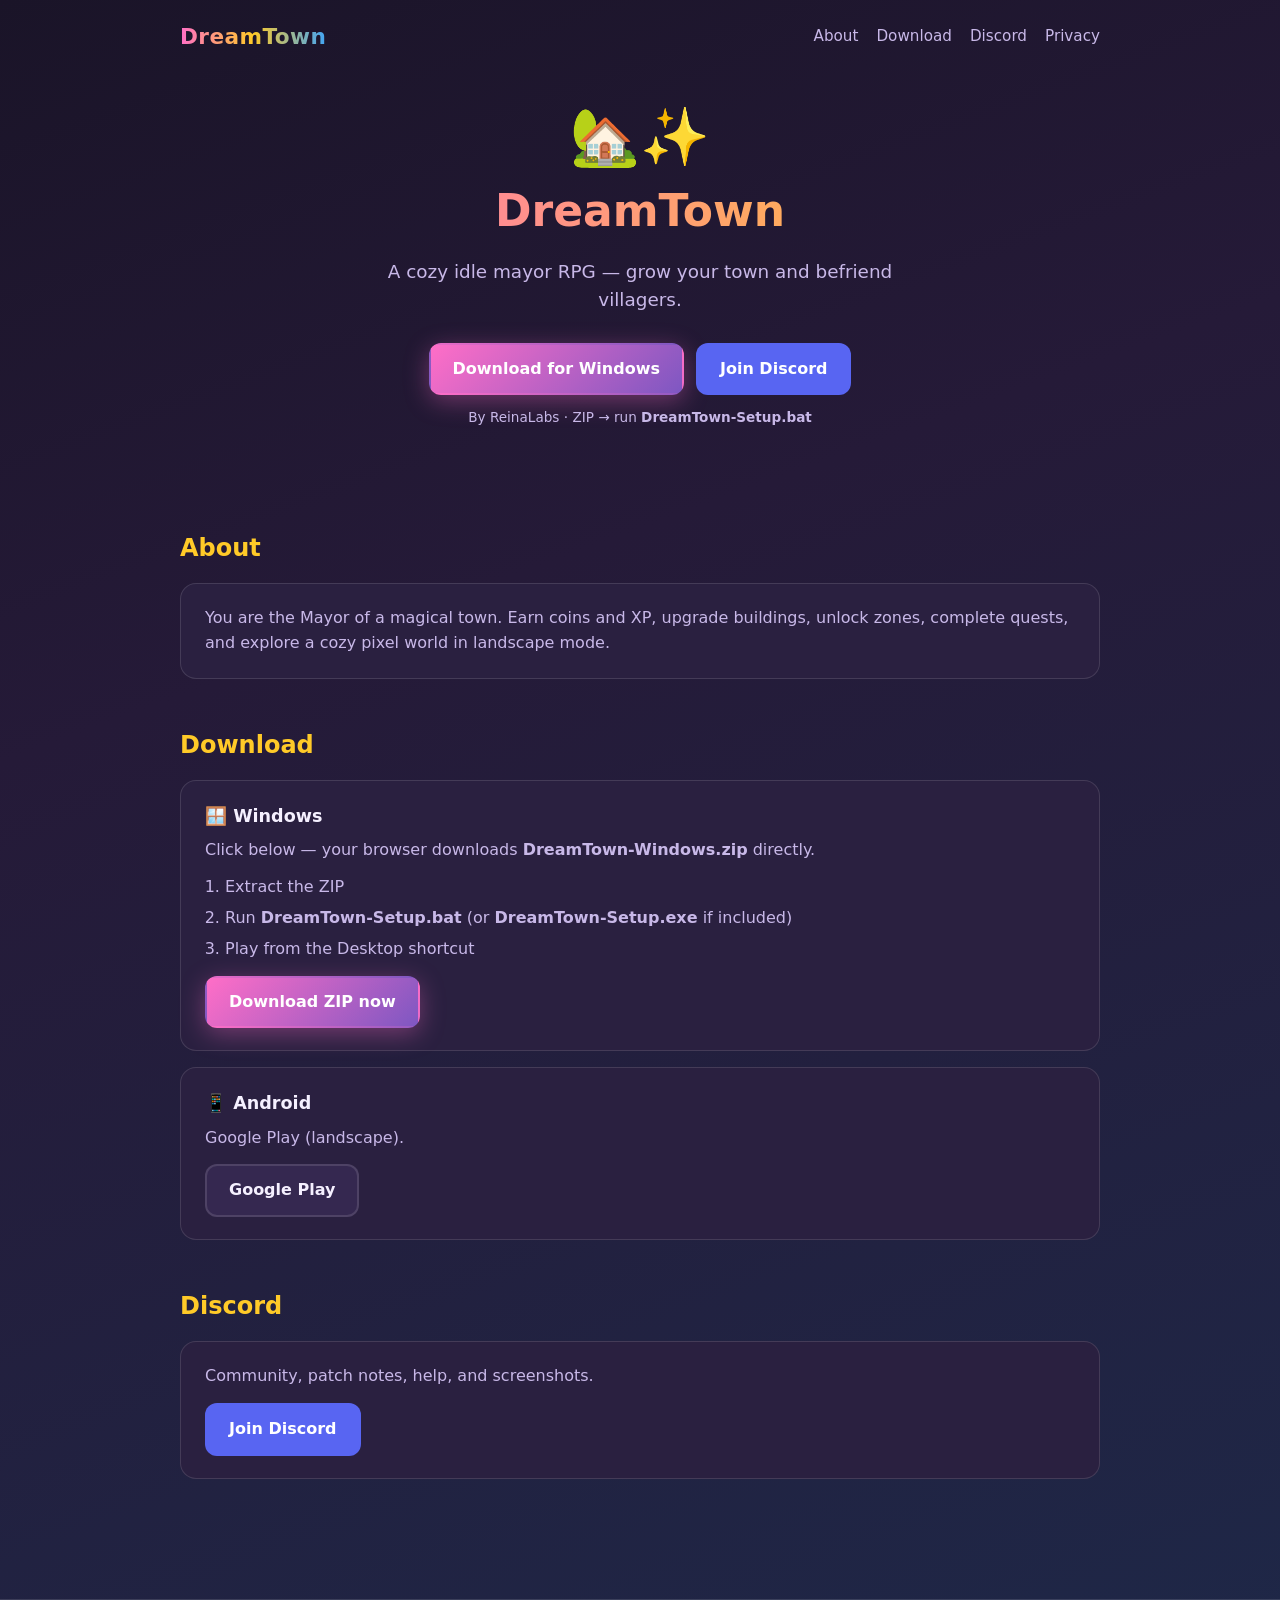
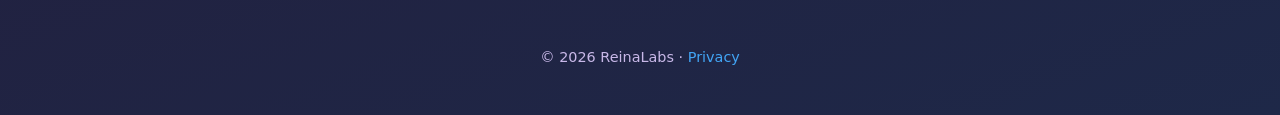
<file: index.html>
<!DOCTYPE html>
<html lang="en">
<head>
  <meta charset="utf-8">
  <meta name="viewport" content="width=device-width, initial-scale=1">
  <title>DreamTown — Cozy idle mayor RPG</title>
  <meta name="description" content="DreamTown — cozy idle mayor RPG for Windows and Android.">
  <link rel="stylesheet" href="css/site.css">
  <script src="site-config.js"></script>
</head>
<body>
  <header class="site-header">
    <div class="logo">DreamTown</div>
    <nav class="nav">
      <a href="#about">About</a>
      <a href="#download">Download</a>
      <a href="#discord">Discord</a>
      <a href="privacy.html">Privacy</a>
    </nav>
  </header>

  <main class="wrap">
    <section class="hero">
      <div class="hero-emoji">🏡✨</div>
      <h1>DreamTown</h1>
      <p class="tagline">A cozy idle mayor RPG — grow your town and befriend villagers.</p>
      <div class="btn-row">
        <a class="btn btn-primary" id="btn-download-hero" href="#" download>Download for Windows</a>
        <a class="btn btn-discord" id="btn-discord-hero" href="#" target="_blank" rel="noopener">Join Discord</a>
      </div>
      <p class="hint">By <span id="studio-name">ReinaLabs</span> · ZIP → run <strong>DreamTown-Setup.bat</strong></p>
    </section>

    <section class="section" id="about">
      <h2>About</h2>
      <div class="card">
        <p>
          You are the Mayor of a magical town. Earn coins and XP, upgrade buildings, unlock zones,
          complete quests, and explore a cozy pixel world in landscape mode.
        </p>
      </div>
    </section>

    <section class="section" id="download">
      <h2>Download</h2>
      <div class="card">
        <h3>🪟 Windows</h3>
        <p>Click below — your browser downloads <strong>DreamTown-Windows.zip</strong> directly.</p>
        <ol class="steps">
          <li>Extract the ZIP</li>
          <li>Run <strong>DreamTown-Setup.bat</strong> (or <strong>DreamTown-Setup.exe</strong> if included)</li>
          <li>Play from the Desktop shortcut</li>
        </ol>
        <p style="margin-top:14px">
          <a class="btn btn-primary" id="btn-windows" href="#" download>Download ZIP now</a>
        </p>
      </div>
      <div class="card" style="margin-top:16px">
        <h3>📱 Android</h3>
        <p>Google Play (landscape).</p>
        <p style="margin-top:14px">
          <a class="btn btn-secondary" id="btn-android" href="#" target="_blank" rel="noopener">Google Play</a>
        </p>
      </div>
    </section>

    <section class="section" id="discord">
      <h2>Discord</h2>
      <div class="card">
        <p>Community, patch notes, help, and screenshots.</p>
        <p style="margin-top:14px">
          <a class="btn btn-discord" id="btn-discord" href="#" target="_blank" rel="noopener">Join Discord</a>
        </p>
      </div>
    </section>
  </main>

  <footer class="site-footer">
    <p>© <span id="year"></span> <span id="studio-footer">ReinaLabs</span> · <a href="privacy.html">Privacy</a></p>
  </footer>

  <script>
    (function () {
      var c = window.DREAMTOWN_SITE || {};
      var zipUrl = c.windowsZipUrl || c.windowsDownload || '';
      var zipName = c.windowsZipFilename || 'DreamTown-Windows.zip';

      function wireDownload(id) {
        var el = document.getElementById(id);
        if (!el || !zipUrl) return;
        el.href = zipUrl;
        el.setAttribute('download', zipName);
        el.removeAttribute('target');
        el.addEventListener('click', function (ev) {
          ev.preventDefault();
          var a = document.createElement('a');
          a.href = zipUrl;
          a.download = zipName;
          a.rel = 'noopener';
          document.body.appendChild(a);
          a.click();
          a.remove();
        });
      }

      wireDownload('btn-windows');
      wireDownload('btn-download-hero');

      function setHref(id, url, blank) {
        var el = document.getElementById(id);
        if (!el || !url) return;
        el.href = url;
        if (blank) {
          el.setAttribute('target', '_blank');
          el.setAttribute('rel', 'noopener');
        }
      }
      setHref('btn-discord', c.discordInvite, true);
      setHref('btn-discord-hero', c.discordInvite, true);
      setHref('btn-android', c.androidPlayStore, true);

      if (c.studioName) {
        ['studio-name', 'studio-footer'].forEach(function (id) {
          var el = document.getElementById(id);
          if (el) el.textContent = c.studioName;
        });
      }
      document.getElementById('year').textContent = new Date().getFullYear();
    })();
  </script>
</body>
</html>
</file>
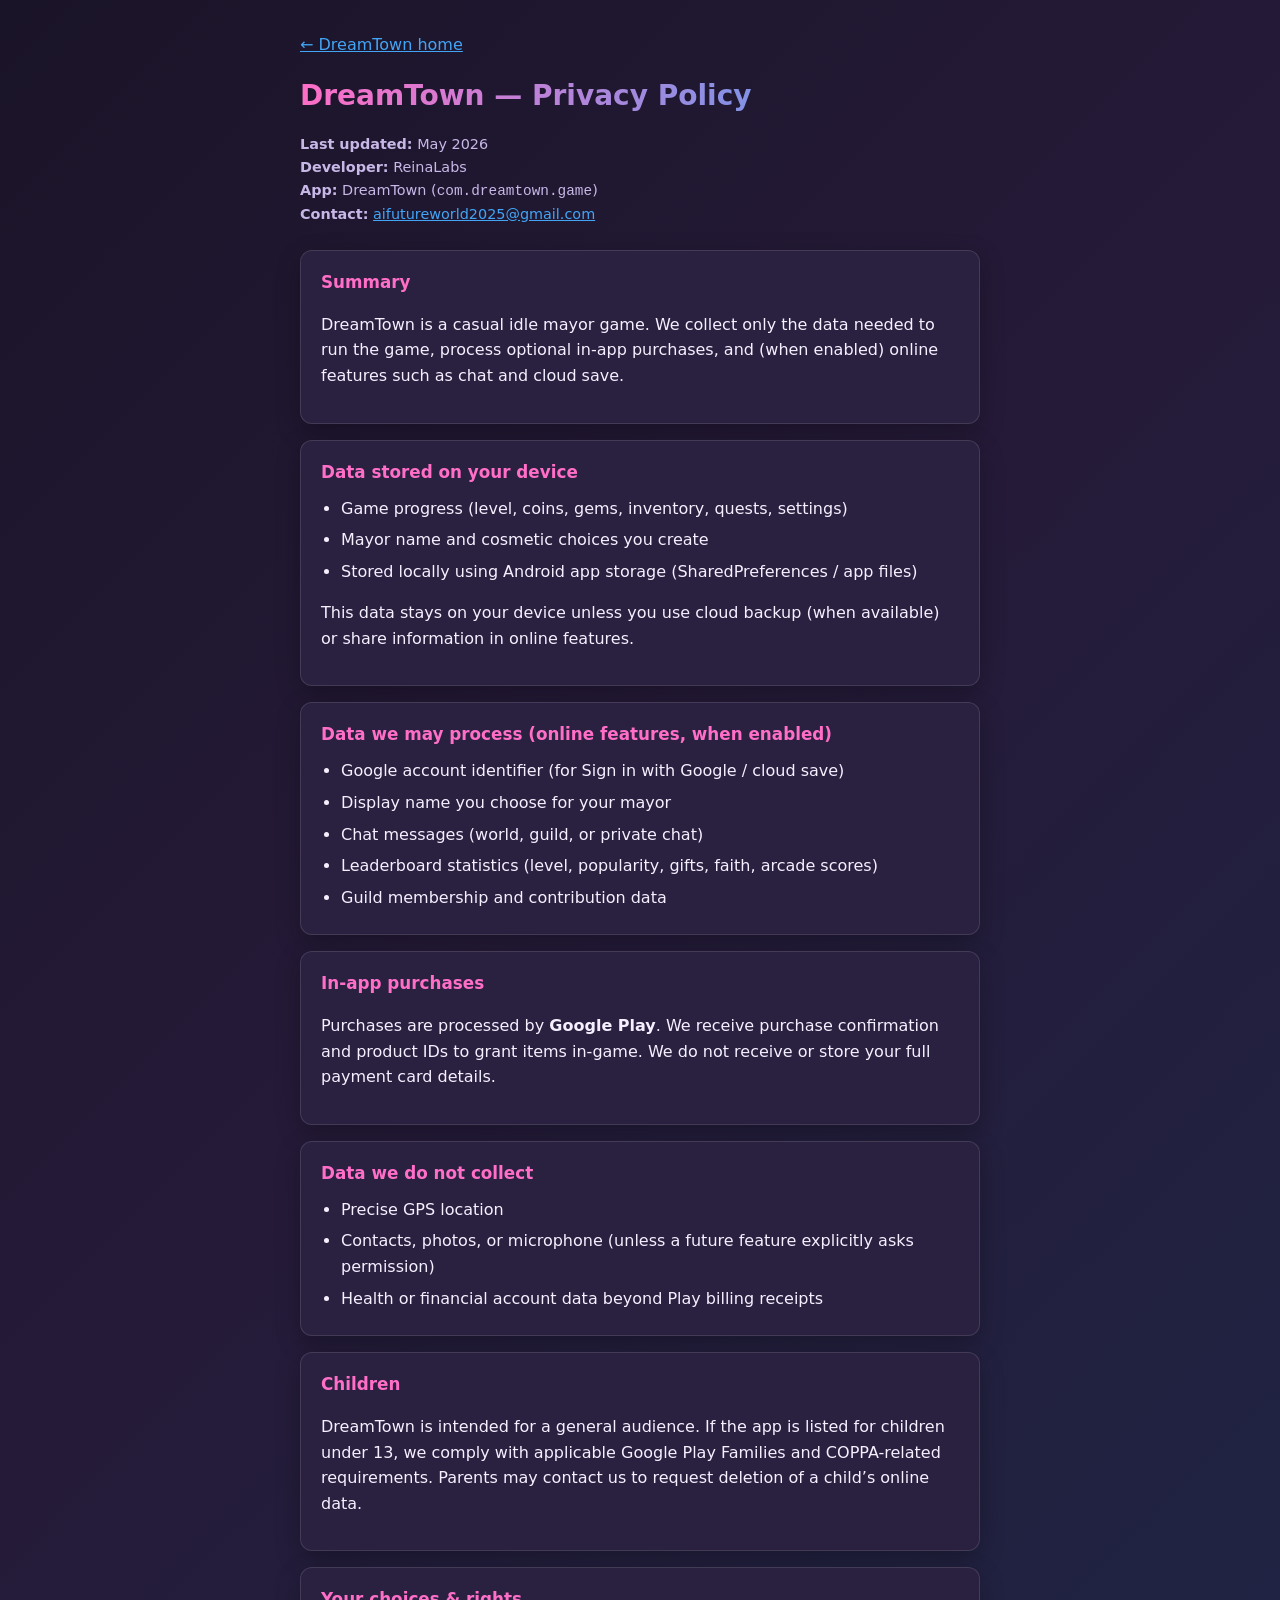
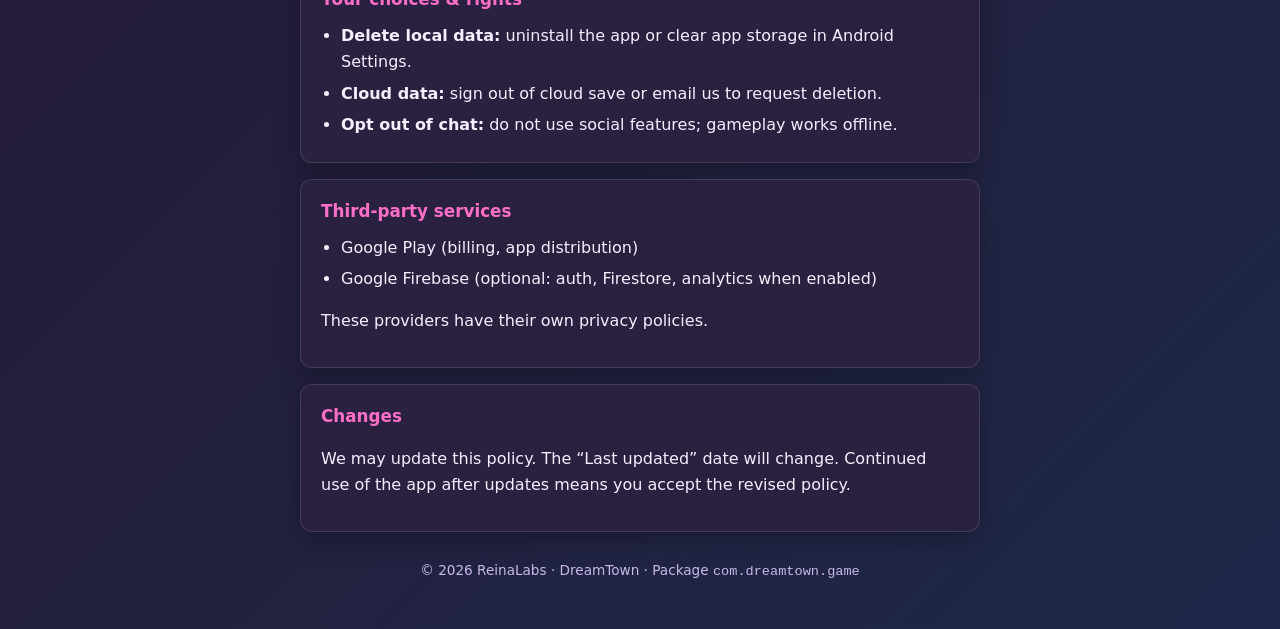
<file: privacy.html>
<!DOCTYPE html>
<html lang="en">
<head>
  <meta charset="utf-8">
  <meta name="viewport" content="width=device-width, initial-scale=1">
  <title>DreamTown — Privacy Policy</title>
  <meta name="description" content="Privacy Policy for DreamTown mobile game by ReinaLabs">
  <style>
    :root {
      --pink: #ff6ec7;
      --blue: #42a5f5;
      --purple: #7e57c2;
      --bg: #1a1428;
      --card: #2a2040;
      --text: #f5f0ff;
      --muted: #c8b8e8;
    }
    * { box-sizing: border-box; }
    body {
      margin: 0;
      font-family: system-ui, -apple-system, Segoe UI, Roboto, sans-serif;
      background: linear-gradient(135deg, var(--bg), #251a38 40%, #1e2848);
      color: var(--text);
      line-height: 1.6;
      min-height: 100vh;
    }
    .wrap {
      max-width: 720px;
      margin: 0 auto;
      padding: 32px 20px 48px;
    }
    h1 {
      font-size: 1.75rem;
      margin: 0 0 8px;
      background: linear-gradient(90deg, var(--pink), var(--blue));
      -webkit-background-clip: text;
      -webkit-text-fill-color: transparent;
      background-clip: text;
    }
    .meta { color: var(--muted); font-size: 0.9rem; margin-bottom: 24px; }
    section {
      background: var(--card);
      border: 1px solid rgba(255,255,255,0.12);
      border-radius: 12px;
      padding: 18px 20px;
      margin-bottom: 16px;
      box-shadow: 0 8px 24px rgba(0,0,0,0.25);
    }
    h2 { font-size: 1.05rem; color: var(--pink); margin: 0 0 10px; }
    ul { margin: 8px 0 0; padding-left: 1.25rem; }
    li { margin-bottom: 6px; }
    a { color: var(--blue); }
    footer { margin-top: 28px; font-size: 0.85rem; color: var(--muted); text-align: center; }
  </style>
</head>
<body>
  <div class="wrap">
    <p style="margin:0 0 16px"><a href="index.html">← DreamTown home</a></p>
    <h1>DreamTown — Privacy Policy</h1>
    <p class="meta">
      <strong>Last updated:</strong> May 2026<br>
      <strong>Developer:</strong> ReinaLabs<br>
      <strong>App:</strong> DreamTown (<code>com.dreamtown.game</code>)<br>
      <strong>Contact:</strong> <a href="mailto:aifutureworld2025@gmail.com">aifutureworld2025@gmail.com</a>
    </p>

    <section>
      <h2>Summary</h2>
      <p>DreamTown is a casual idle mayor game. We collect only the data needed to run the game, process optional in-app purchases, and (when enabled) online features such as chat and cloud save.</p>
    </section>

    <section>
      <h2>Data stored on your device</h2>
      <ul>
        <li>Game progress (level, coins, gems, inventory, quests, settings)</li>
        <li>Mayor name and cosmetic choices you create</li>
        <li>Stored locally using Android app storage (SharedPreferences / app files)</li>
      </ul>
      <p>This data stays on your device unless you use cloud backup (when available) or share information in online features.</p>
    </section>

    <section>
      <h2>Data we may process (online features, when enabled)</h2>
      <ul>
        <li>Google account identifier (for Sign in with Google / cloud save)</li>
        <li>Display name you choose for your mayor</li>
        <li>Chat messages (world, guild, or private chat)</li>
        <li>Leaderboard statistics (level, popularity, gifts, faith, arcade scores)</li>
        <li>Guild membership and contribution data</li>
      </ul>
    </section>

    <section>
      <h2>In-app purchases</h2>
      <p>Purchases are processed by <strong>Google Play</strong>. We receive purchase confirmation and product IDs to grant items in-game. We do not receive or store your full payment card details.</p>
    </section>

    <section>
      <h2>Data we do not collect</h2>
      <ul>
        <li>Precise GPS location</li>
        <li>Contacts, photos, or microphone (unless a future feature explicitly asks permission)</li>
        <li>Health or financial account data beyond Play billing receipts</li>
      </ul>
    </section>

    <section>
      <h2>Children</h2>
      <p>DreamTown is intended for a general audience. If the app is listed for children under 13, we comply with applicable Google Play Families and COPPA-related requirements. Parents may contact us to request deletion of a child’s online data.</p>
    </section>

    <section>
      <h2>Your choices &amp; rights</h2>
      <ul>
        <li><strong>Delete local data:</strong> uninstall the app or clear app storage in Android Settings.</li>
        <li><strong>Cloud data:</strong> sign out of cloud save or email us to request deletion.</li>
        <li><strong>Opt out of chat:</strong> do not use social features; gameplay works offline.</li>
      </ul>
    </section>

    <section>
      <h2>Third-party services</h2>
      <ul>
        <li>Google Play (billing, app distribution)</li>
        <li>Google Firebase (optional: auth, Firestore, analytics when enabled)</li>
      </ul>
      <p>These providers have their own privacy policies.</p>
    </section>

    <section>
      <h2>Changes</h2>
      <p>We may update this policy. The “Last updated” date will change. Continued use of the app after updates means you accept the revised policy.</p>
    </section>

    <footer>
      © 2026 ReinaLabs · DreamTown · Package <code>com.dreamtown.game</code>
    </footer>
  </div>
</body>
</html>
</file>
<file: css/site.css>
:root {
  --pink: #ff6ec7;
  --blue: #42a5f5;
  --gold: #ffca28;
  --purple: #7e57c2;
  --grass: #7cb342;
  --bg: #1a1428;
  --card: #2a2040;
  --card2: #352850;
  --text: #f5f0ff;
  --muted: #c8b8e8;
  --border: rgba(255, 255, 255, 0.12);
}

* {
  box-sizing: border-box;
}

body {
  margin: 0;
  font-family: system-ui, -apple-system, "Segoe UI", Roboto, sans-serif;
  background: linear-gradient(160deg, var(--bg) 0%, #251a38 35%, #1e2848 100%);
  color: var(--text);
  line-height: 1.55;
  min-height: 100vh;
}

a {
  color: var(--blue);
  text-decoration: none;
}

a:hover {
  text-decoration: underline;
}

.site-header {
  display: flex;
  align-items: center;
  justify-content: space-between;
  flex-wrap: wrap;
  gap: 12px;
  max-width: 960px;
  margin: 0 auto;
  padding: 20px 20px 0;
}

.logo {
  font-size: 1.35rem;
  font-weight: 800;
  letter-spacing: 0.02em;
  background: linear-gradient(90deg, var(--pink), var(--gold), var(--blue));
  -webkit-background-clip: text;
  background-clip: text;
  color: transparent;
}

.nav {
  display: flex;
  flex-wrap: wrap;
  gap: 8px 18px;
  font-size: 0.95rem;
}

.nav a {
  color: var(--muted);
}

.nav a:hover {
  color: var(--text);
}

.wrap {
  max-width: 960px;
  margin: 0 auto;
  padding: 24px 20px 56px;
}

.hero {
  text-align: center;
  padding: 32px 0 40px;
}

.hero-emoji {
  font-size: 3.5rem;
  line-height: 1;
  margin-bottom: 12px;
}

.hero h1 {
  font-size: clamp(2rem, 5vw, 2.75rem);
  margin: 0 0 12px;
  background: linear-gradient(90deg, var(--pink), var(--gold));
  -webkit-background-clip: text;
  background-clip: text;
  color: transparent;
}

.hero .tagline {
  font-size: 1.15rem;
  color: var(--muted);
  max-width: 520px;
  margin: 0 auto 28px;
}

.btn-row {
  display: flex;
  flex-wrap: wrap;
  gap: 12px;
  justify-content: center;
}

.btn {
  display: inline-block;
  padding: 12px 22px;
  border-radius: 12px;
  font-weight: 700;
  font-size: 1rem;
  border: 2px solid transparent;
  text-decoration: none !important;
  transition: transform 0.15s, box-shadow 0.15s;
}

.btn:hover {
  transform: translateY(-2px);
}

.btn-primary {
  background: linear-gradient(135deg, var(--pink), var(--purple));
  color: #fff;
  box-shadow: 0 6px 24px rgba(255, 110, 199, 0.35);
}

.btn-secondary {
  background: var(--card2);
  color: var(--text);
  border-color: var(--border);
}

.btn-discord {
  background: #5865f2;
  color: #fff;
}

.section {
  margin-top: 48px;
}

.section h2 {
  font-size: 1.5rem;
  margin: 0 0 16px;
  color: var(--gold);
}

.card {
  background: var(--card);
  border: 1px solid var(--border);
  border-radius: 16px;
  padding: 22px 24px;
  margin-bottom: 16px;
}

.card h3 {
  margin: 0 0 8px;
  font-size: 1.1rem;
}

.card p {
  margin: 0;
  color: var(--muted);
}

.grid-2 {
  display: grid;
  grid-template-columns: repeat(auto-fit, minmax(260px, 1fr));
  gap: 16px;
}

.pill {
  display: inline-block;
  font-size: 0.8rem;
  padding: 4px 10px;
  border-radius: 999px;
  background: rgba(126, 87, 194, 0.35);
  color: var(--muted);
  margin-bottom: 10px;
}

.screenshot {
  width: 100%;
  max-width: 640px;
  margin: 20px auto 0;
  display: block;
  border-radius: 12px;
  border: 2px solid var(--border);
  background: var(--card2);
  min-height: 200px;
  object-fit: cover;
}

.screenshot-placeholder {
  display: flex;
  align-items: center;
  justify-content: center;
  min-height: 220px;
  color: var(--muted);
  font-size: 0.95rem;
}

ul.features {
  margin: 0;
  padding-left: 1.2rem;
  color: var(--muted);
}

ul.features li {
  margin-bottom: 8px;
}

ol.steps {
  margin: 12px 0 0;
  padding-left: 1.25rem;
  color: var(--muted);
}

ol.steps li {
  margin-bottom: 6px;
}

.site-footer {
  text-align: center;
  padding: 32px 20px;
  color: var(--muted);
  font-size: 0.9rem;
  border-top: 1px solid var(--border);
  margin-top: 48px;
}

.hint {
  font-size: 0.85rem;
  color: var(--muted);
  margin-top: 12px;
}

code {
  background: rgba(0, 0, 0, 0.25);
  padding: 2px 6px;
  border-radius: 4px;
  font-size: 0.88em;
}
</file>
